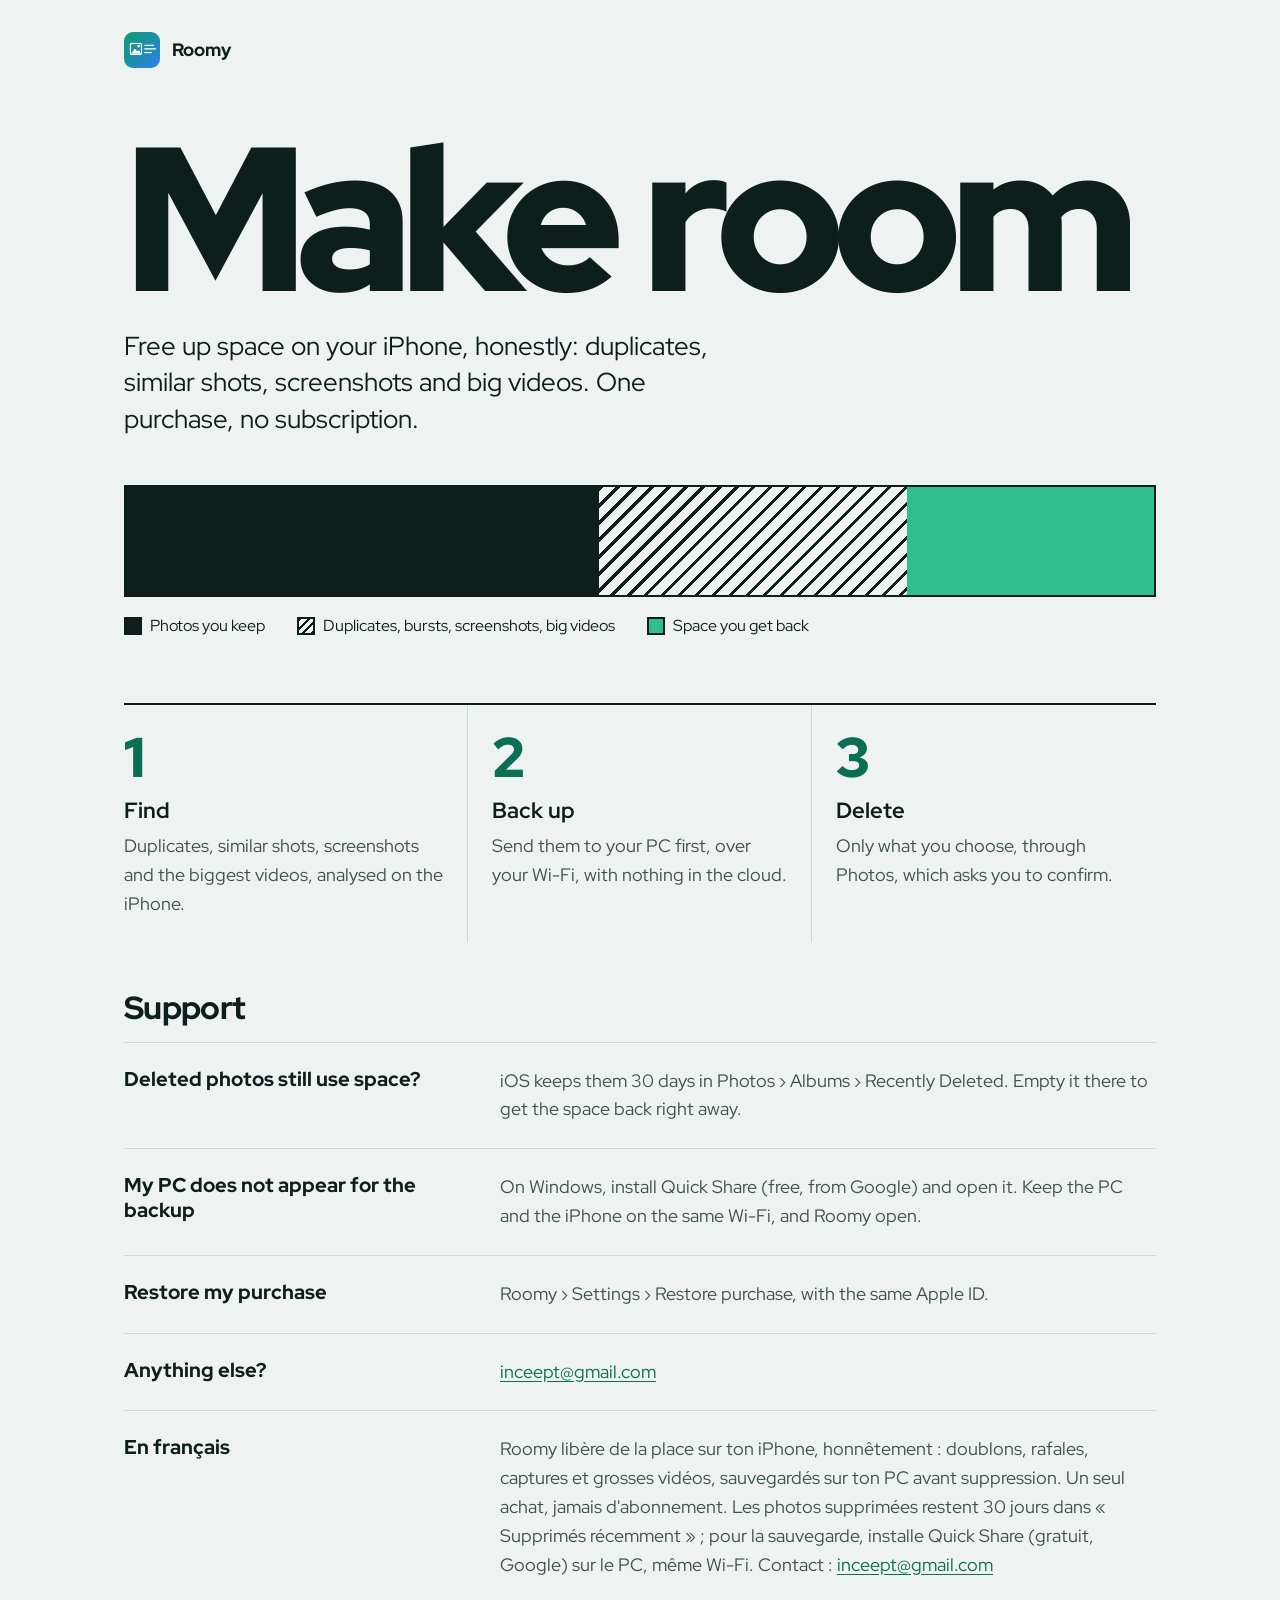
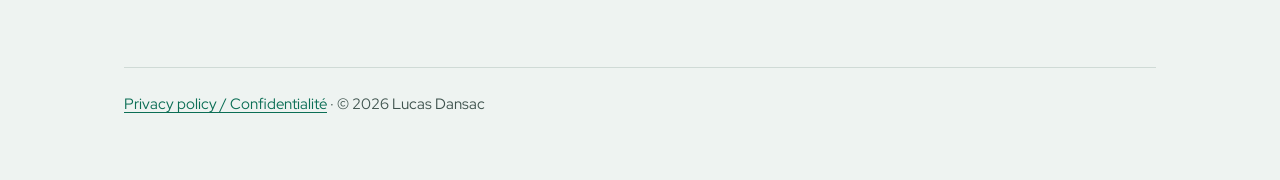
<file: index.html>
<!doctype html>
<html lang="en"><head><meta charset="utf-8"><meta name="viewport" content="width=device-width,initial-scale=1">
<title>Roomy: free up iPhone storage, honestly</title><meta name="description" content="Roomy frees up space on your iPhone, honestly: duplicates, similar shots, screenshots and big videos, backed up to your PC before deletion."><link rel="preload" href="fonts/red-hat-display.woff2" as="font" type="font/woff2" crossorigin><link rel="stylesheet" href="style.css"></head>
<body><main><a class="marque" href="index.html"><img src="icon.png" alt="">Roomy</a>
<h1 class="geant">Make room</h1>
<p class="chapeau">Free up space on your iPhone, honestly: duplicates, similar shots, screenshots and big videos. One purchase, no subscription.</p>
<figure class="stockage" aria-label="An iPhone's storage: photos you keep, what Roomy finds, and the space you get back">
<div class="barre"><span class="garde"></span><span class="trop"></span><span class="libre"></span></div>
<ul><li><i class="garde"></i>Photos you keep</li><li><i class="trop"></i>Duplicates, bursts, screenshots, big videos</li><li><i class="libre"></i>Space you get back</li></ul>
</figure>
<ol class="etapes">
<li><b>1</b><strong>Find</strong>Duplicates, similar shots, screenshots and the biggest videos, analysed on the iPhone.</li>
<li><b>2</b><strong>Back up</strong>Send them to your PC first, over your Wi-Fi, with nothing in the cloud.</li>
<li><b>3</b><strong>Delete</strong>Only what you choose, through Photos, which asks you to confirm.</li>
</ol>
<h2>Support</h2>
<section class="faq"><h3>Deleted photos still use space?</h3><p>iOS keeps them 30 days in Photos › Albums › Recently Deleted. Empty it there to get the space back right away.</p></section>
<section class="faq"><h3>My PC does not appear for the backup</h3><p>On Windows, install Quick Share (free, from Google) and open it. Keep the PC and the iPhone on the same Wi-Fi, and Roomy open.</p></section>
<section class="faq"><h3>Restore my purchase</h3><p>Roomy › Settings › Restore purchase, with the same Apple ID.</p></section>
<section class="faq"><h3>Anything else?</h3><p><a href="mailto:inceept@gmail.com?subject=Roomy">inceept@gmail.com</a></p></section>
<section class="faq" lang="fr"><h3>En français</h3><p>Roomy libère de la place sur ton iPhone, honnêtement : doublons, rafales, captures et grosses vidéos, sauvegardés sur ton PC avant suppression. Un seul achat, jamais d'abonnement. Les photos supprimées restent 30 jours dans « Supprimés récemment » ; pour la sauvegarde, installe Quick Share (gratuit, Google) sur le PC, même Wi-Fi. Contact : <a href="mailto:inceept@gmail.com?subject=Roomy">inceept@gmail.com</a></p></section>
<footer><a href="privacy.html">Privacy policy / Confidentialité</a> · © 2026 Lucas Dansac</footer></main></body></html>
</file>
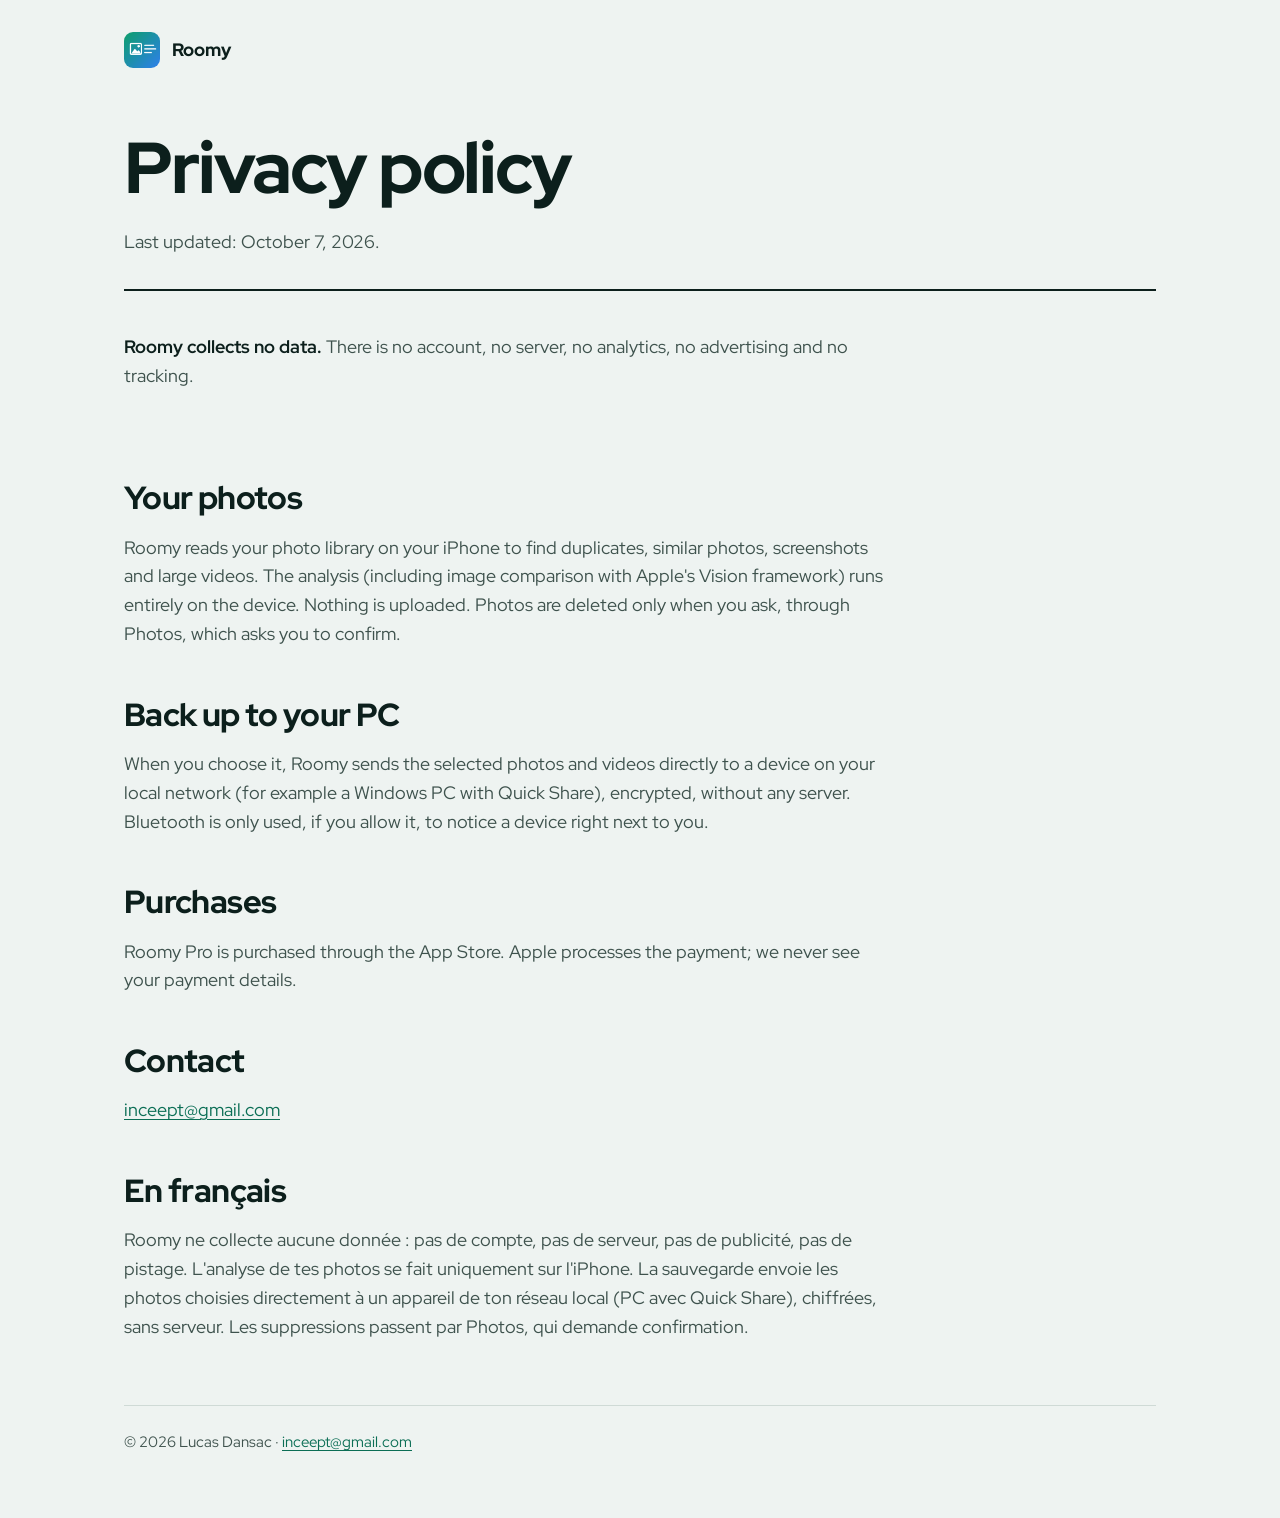
<file: privacy.html>
<!doctype html>
<html lang="en"><head><meta charset="utf-8"><meta name="viewport" content="width=device-width,initial-scale=1">
<title>Roomy: Privacy</title><link rel="preload" href="fonts/red-hat-display.woff2" as="font" type="font/woff2" crossorigin><link rel="stylesheet" href="style.css"></head>
<body><main><a class="marque" href="index.html"><img src="icon.png" alt="">Roomy</a>
<h1>Privacy policy</h1><p>Last updated: October 7, 2026.</p>
<div class="card"><p><strong>Roomy collects no data.</strong> There is no account, no server, no analytics, no advertising and no tracking.</p></div>
<h2>Your photos</h2><p>Roomy reads your photo library on your iPhone to find duplicates, similar photos, screenshots and large videos. The analysis (including image comparison with Apple's Vision framework) runs entirely on the device. Nothing is uploaded. Photos are deleted only when you ask, through Photos, which asks you to confirm.</p>
<h2>Back up to your PC</h2><p>When you choose it, Roomy sends the selected photos and videos directly to a device on your local network (for example a Windows PC with Quick Share), encrypted, without any server. Bluetooth is only used, if you allow it, to notice a device right next to you.</p>
<h2>Purchases</h2><p>Roomy Pro is purchased through the App Store. Apple processes the payment; we never see your payment details.</p>
<h2>Contact</h2><p><a href="mailto:inceept@gmail.com">inceept@gmail.com</a></p>
<h2>En français</h2><p>Roomy ne collecte aucune donnée : pas de compte, pas de serveur, pas de publicité, pas de pistage. L'analyse de tes photos se fait uniquement sur l'iPhone. La sauvegarde envoie les photos choisies directement à un appareil de ton réseau local (PC avec Quick Share), chiffrées, sans serveur. Les suppressions passent par Photos, qui demande confirmation.</p>
<footer>© 2026 Lucas Dansac · <a href="mailto:inceept@gmail.com">inceept@gmail.com</a></footer></main></body></html>
</file>
<file: style.css>
/* Roomy : de la place, honnêtement. Red Hat Display, menthe sombre, la barre de stockage en signature. Échelle de 8 px. */
@font-face{font-family:"Red Hat Display";src:url(fonts/red-hat-display.woff2) format("woff2");font-weight:300 900;font-display:swap}
:root{--bg:#EEF3F1;--ink:#0C1F1C;--muted:#3E524D;--accent:#0B6E55;--libre:#2FBF8F;--trait:#CFDAD6;--card:#EEF3F1;
  --s1:8px;--s2:16px;--s3:24px;--s4:32px;--s6:48px;--s8:64px;--s12:96px}
@media (prefers-color-scheme:dark){:root{--bg:#0B1513;--ink:#E8F1EE;--muted:#A9BAB5;--accent:#45D6A8;--libre:#45D6A8;--trait:#22322E;--card:#0B1513}}
*{box-sizing:border-box}html{background:var(--bg)}
body{margin:0;color:var(--ink);font:400 18px/1.6 "Red Hat Display",system-ui,sans-serif}
main{max-width:1080px;margin:0 auto;padding:var(--s4) var(--s3) var(--s8)}
a{color:var(--accent);text-underline-offset:3px}a:hover,a:focus-visible{color:var(--ink);text-decoration-thickness:2px}
:focus-visible{outline:2px solid var(--accent);outline-offset:3px}
p,li{color:var(--muted);max-width:64ch}strong{color:var(--ink);font-weight:700}
.marque{display:inline-flex;align-items:center;gap:12px;color:var(--ink);text-decoration:none;font-weight:800;margin-bottom:var(--s8)}
.marque img{width:36px;height:36px;border-radius:9px}
h1{font-weight:800;font-size:clamp(40px,6vw,72px);line-height:1;letter-spacing:-.03em;margin:0 0 var(--s3);max-width:18ch}
h1.geant{font-weight:900;font-size:clamp(80px,16vw,208px);line-height:.84;letter-spacing:-.055em}
h2{font-weight:800;font-size:clamp(22px,2.6vw,32px);line-height:1.1;letter-spacing:-.02em;margin:var(--s6) 0 var(--s2)}
.card{background:none;border-top:2px solid var(--ink);padding:var(--s3) 0;margin:var(--s4) 0}
footer{margin-top:var(--s8);padding-top:var(--s3);border-top:1px solid var(--trait);font-size:15px;color:var(--muted)}
.chapeau{font-size:clamp(20px,2.2vw,26px);line-height:1.4;color:var(--ink);max-width:36ch;margin:0}

/* La barre de stockage : la signature de Roomy */
.stockage{margin:var(--s6) 0 var(--s8)}
.barre{display:flex;height:clamp(64px,9vw,112px);border:2px solid var(--ink)}
.barre span{display:block;height:100%}
.garde{background:var(--ink)}
.trop{background:repeating-linear-gradient(135deg,var(--ink) 0 3px,transparent 3px 12px)}
.libre{background:var(--libre)}
.barre .garde{width:46%}.barre .trop{width:30%}.barre .libre{width:24%}
.stockage ul{list-style:none;margin:var(--s2) 0 0;padding:0;display:flex;flex-wrap:wrap;gap:var(--s1) var(--s4);font-size:16px}
.stockage li{color:var(--ink);display:flex;align-items:center;gap:var(--s1);max-width:none}
.stockage li i{display:inline-block;width:18px;height:18px;border:2px solid var(--ink)}
.stockage li i.trop{background:repeating-linear-gradient(135deg,var(--ink) 0 2px,transparent 2px 6px)}
.etapes{list-style:none;margin:0;padding:0;display:grid;grid-template-columns:repeat(3,minmax(0,1fr));border-top:2px solid var(--ink)}
.etapes li{max-width:none;padding:var(--s3) var(--s3) var(--s3) 0;border-right:1px solid var(--trait)}
.etapes li+li{padding-left:var(--s3)}.etapes li:last-child{border-right:0}
.etapes b{display:block;font-size:56px;font-weight:900;line-height:1;letter-spacing:-.04em;color:var(--accent);margin-bottom:var(--s1)}
.etapes strong{display:block;font-size:22px;margin-bottom:4px}
.faq{display:grid;grid-template-columns:minmax(0,1fr) minmax(0,2fr);gap:var(--s1) var(--s6);border-top:1px solid var(--trait);padding:var(--s3) 0}
.faq h3{margin:0;font-size:20px;line-height:1.25;font-weight:800}.faq p{margin:0}
@media (max-width:760px){main{padding:var(--s3) var(--s2) var(--s6)}.marque{margin-bottom:var(--s6)}.faq,.etapes{grid-template-columns:1fr}.etapes li,.etapes li+li{padding:var(--s3) 0;border-right:0;border-bottom:1px solid var(--trait)}}
@media (prefers-reduced-motion:reduce){*{transition:none!important}}
</file>
